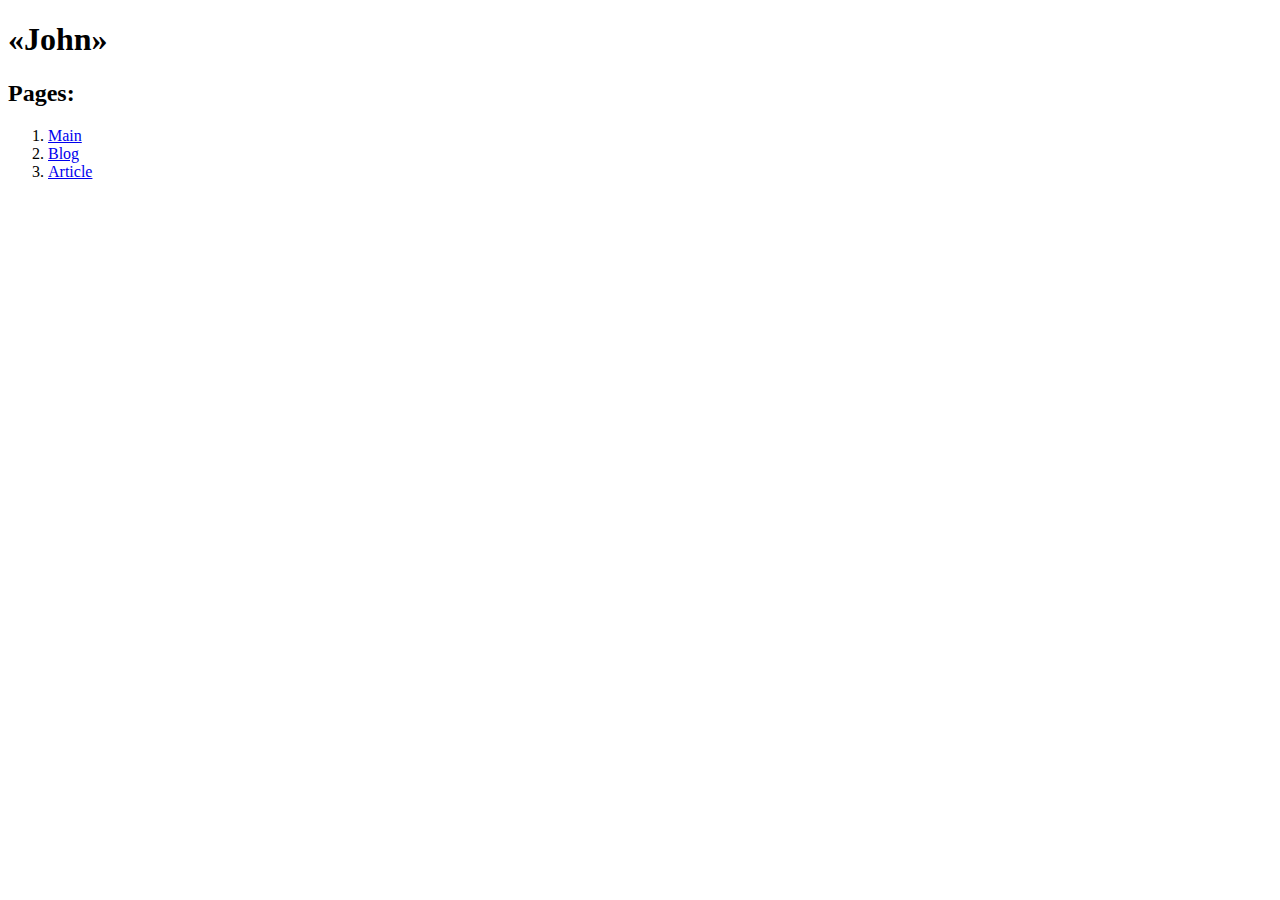
<file: index.html>
<!DOCTYPE html>
<html>

<head>
	<meta charset="UTF-8" />
	<meta name="viewport" content="width=device-width, initial-scale=1.0" />
	<title>«John»</title>
</head>

<body>
	<div class="rootpage">
		<h1>«John»</h1>
		<div class="rootpage__info"></div>
		<h2>Pages:</h2>
		<ol class="rootpage__list">
			<li><a target="_blank" href="home.html">Main</a></li>
			<li><a target="_blank" href="blog.html">Blog</a></li>
			<li><a target="_blank" href="article.html">Article</a></li>
		</ol>

		<ol class="rootpage__list">
			<!-- <li><a target="_blank" href="home.html#"></a></li> -->
		</ol>
	</div>
</body>

</html>
</file>
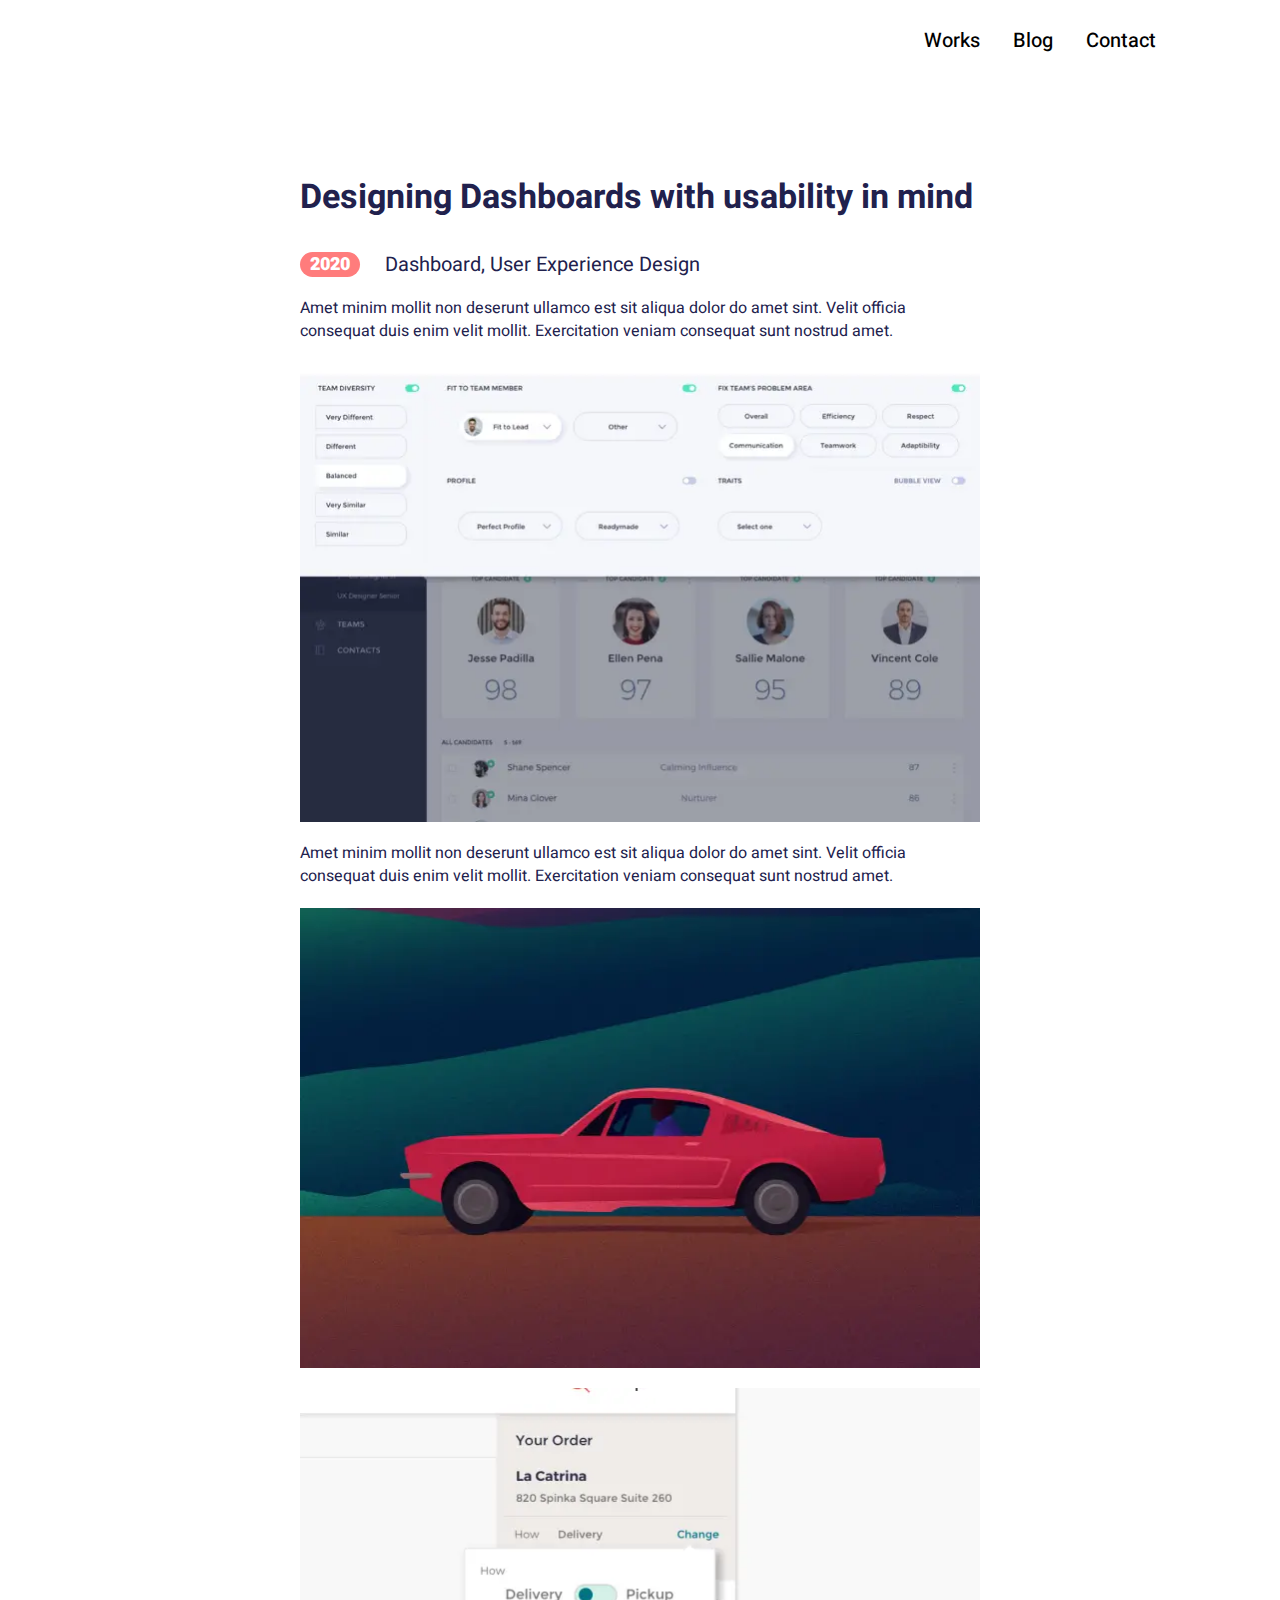
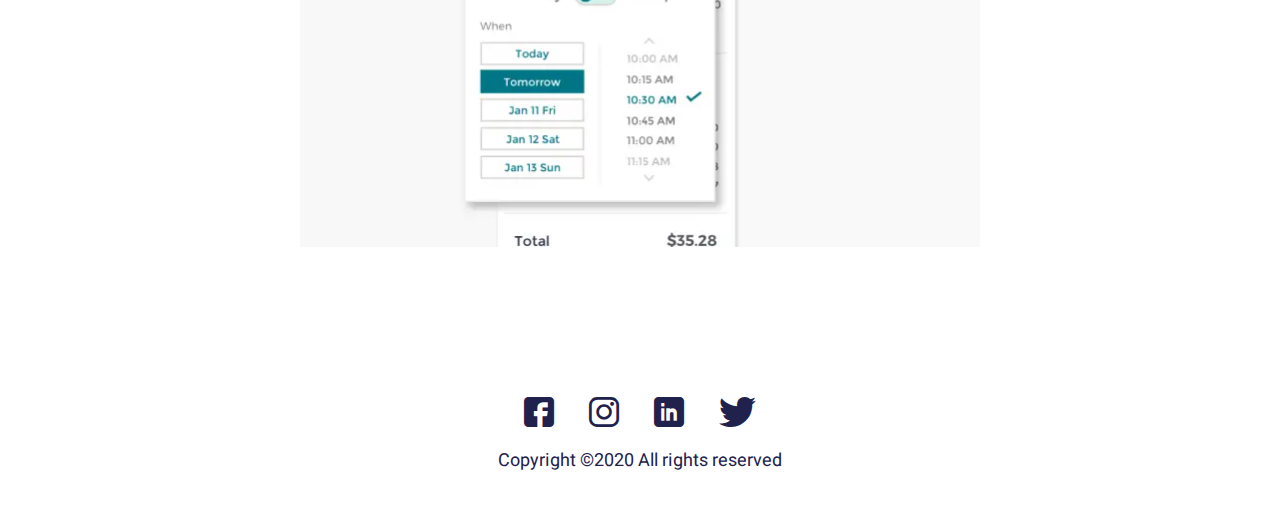
<file: article.html>
<!DOCTYPE html>
<html lang="ru">

<head>
	<title>Article</title>
	<meta charset="UTF-8" />
	<meta name="format-detection" content="telephone=no" />
	<!-- <style>body{opacity: 0;}</style> -->
	<link rel="stylesheet" href="css/style.min.css?_v=20220916230328" />

	<!-- <meta name="robots" content="noindex, nofollow"> -->
	<meta name="viewport" content="width=device-width, initial-scale=1.0" />
</head>

<body>
	<div class="wrapper">
		<header class="header">
			<div class="header__content">
				<div class="header__menu menu">
					<button type="button" class="menu__icon icon-menu"><span></span></button>
					<nav class="menu__body">
						<ul class="menu__list">
							<li class="menu__item">
								<a href="" class="menu__link">Works</a>
							</li>
							<li class="menu__item">
								<a href="blog.html" class="menu__link">Blog</a>
							</li>
							<li class="menu__item">
								<a href="" class="menu__link">Contact</a>
							</li>
						</ul>
					</nav>
				</div>
			</div>
		</header>

		<main class="page">
			<div class="article">
				<h1 class="article__title">
					Designing Dashboards with usability in mind
				</h1>
				<div class="article__info">
					<div class="article__year">2020</div>
					<div class="article__category">
						Dashboard, User Experience Design
					</div>
				</div>
				<div class="article__text">
					<p>
						Amet minim mollit non deserunt ullamco est sit aliqua dolor do
						amet sint. Velit officia consequat duis enim velit mollit.
						Exercitation veniam consequat sunt nostrud amet.
					</p>
					<picture><source srcset="img/contentimage/04.webp" type="image/webp"><img src="img/contentimage/04.jpg" alt="" /></picture>
					<p>
						Amet minim mollit non deserunt ullamco est sit aliqua dolor do
						amet sint. Velit officia consequat duis enim velit mollit.
						Exercitation veniam consequat sunt nostrud amet.
					</p>
					<picture><source srcset="img/contentimage/05.webp" type="image/webp"><img src="img/contentimage/05.jpg" alt="" /></picture>
					<picture><source srcset="img/contentimage/06.webp" type="image/webp"><img src="img/contentimage/06.jpg" alt="" /></picture>
				</div>
			</div>
		</main>
		<footer class="footer">
			<div class="footer__container">
				<div class="footer__social social">
					<a href="" class="social__item _icon-fb"></a>
					<a href="" class="social__item _icon-insta"></a>
					<a href="" class="social__item _icon-linkedin"></a>
					<a href="" class="social__item _icon-twit"></a>
				</div>
				<div class="footer__copy">Copyright ©2020 All rights reserved</div>
			</div>
		</footer>

	</div>
	<!-- <div id="popup" aria-hidden="true" class="popup">
	<div class="popup__wrapper">
		<div class="popup__content">
			<button data-close type="button" class="popup__close">Закрыть</button>
			<div class="popup__text">
				Text
			</div>
		</div>
	</div>
</div> -->
	<script src="js/app.min.js?_v=20220916230328"></script>
</body>

</html>
</file>
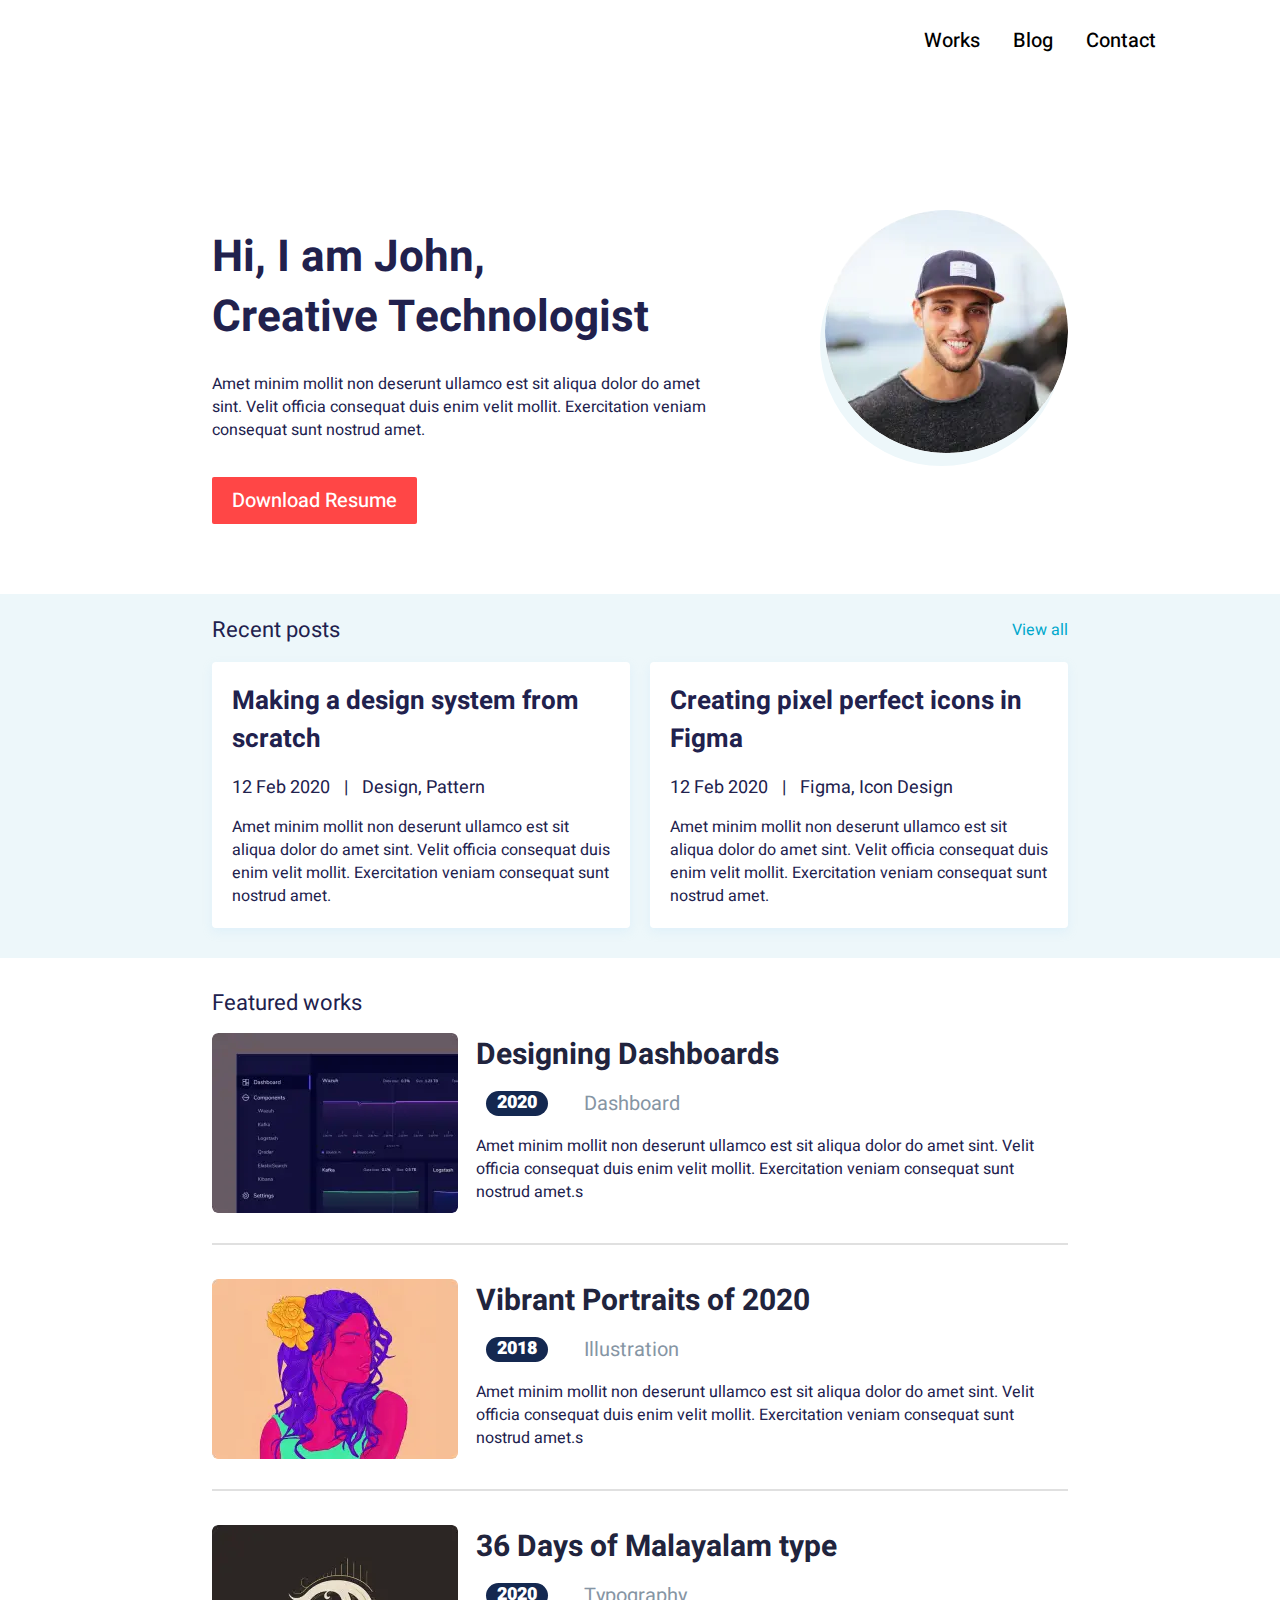
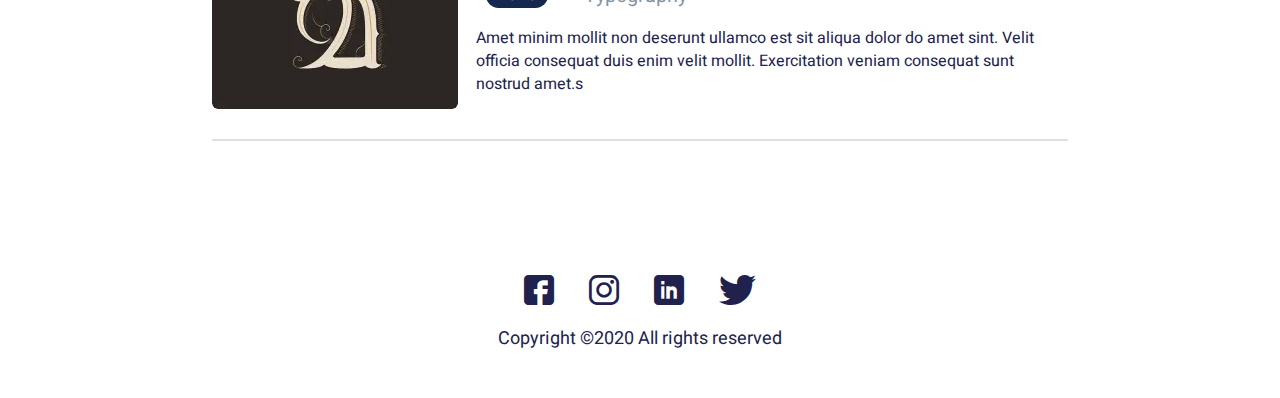
<file: home.html>
<!DOCTYPE html>
<html lang="ru">

<head>
	<title>HomePage</title>
	<meta charset="UTF-8" />
	<meta name="format-detection" content="telephone=no" />
	<!-- <style>body{opacity: 0;}</style> -->
	<link rel="stylesheet" href="css/style.min.css?_v=20220916230328" />

	<!-- <meta name="robots" content="noindex, nofollow"> -->
	<meta name="viewport" content="width=device-width, initial-scale=1.0" />
</head>

<body>
	<div class="wrapper">
		<header class="header">
			<div class="header__content">
				<div class="header__menu menu">
					<button type="button" class="menu__icon icon-menu"><span></span></button>
					<nav class="menu__body">
						<ul class="menu__list">
							<li class="menu__item">
								<a href="" class="menu__link">Works</a>
							</li>
							<li class="menu__item">
								<a href="blog.html" class="menu__link">Blog</a>
							</li>
							<li class="menu__item">
								<a href="" class="menu__link">Contact</a>
							</li>
						</ul>
					</nav>
				</div>
			</div>
		</header>

		<main class="page">
			<section class="hello">
				<div class="hello__container">
					<div class="hello__content">
						<h1 class="hello__title title">
							Hi, I am John,<br />
							Creative Technologist
						</h1>
						<div class="hello__text text">
							Amet minim mollit non deserunt ullamco est sit aliqua dolor do
							amet sint. Velit officia consequat duis enim velit mollit.
							Exercitation veniam consequat sunt nostrud amet.
						</div>
						<a href="" class="hello__btn button">Download Resume</a>
					</div>
					<div><picture><source srcset="img/John.webp" type="image/webp"><img class="hello__avatar" src="img/John.jpg" alt="" /></picture></div>
				</div>
			</section>
			<section class="recent-posts">
				<div class="recent-posts__container">
					<div class="recent-posts__header">
						<div class="recent-posts__title title-posts">Recent posts</div>
						<a href="" class="recent-posts__view-all">View all</a>
					</div>
					<div class="recent-posts__items">
						<div class="recent-posts__column">
							<article class="recent-posts__item recent-post">
								<a href="" class="recent-post__title">
									Making a design system from scratch
								</a>
								<div class="recent-post__info">
									12 Feb 2020 <span>|</span> Design, Pattern
								</div>
								<div class="recent-post__text text">
									Amet minim mollit non deserunt ullamco est sit aliqua dolor
									do amet sint. Velit officia consequat duis enim velit
									mollit. Exercitation veniam consequat sunt nostrud amet.
								</div>
							</article>
						</div>
						<div class="recent-posts__column">
							<article class="recent-posts__item recent-post">
								<a href="" class="recent-post__title">
									Creating pixel perfect icons in Figma
								</a>
								<div class="recent-post__info">
									12 Feb 2020 <span>|</span> Figma, Icon Design
								</div>
								<div class="recent-post__text text">
									Amet minim mollit non deserunt ullamco est sit aliqua dolor
									do amet sint. Velit officia consequat duis enim velit
									mollit. Exercitation veniam consequat sunt nostrud amet.
								</div>
							</article>
						</div>
					</div>
				</div>
			</section>
			<section class="featured-works">
				<div class="featured-works__container">
					<div class="featured-works__header">
						<div class="featured-works__title title-posts">
							Featured works
						</div>
					</div>
					<div class="featured-works__items">
						<div class="featured-works__row">
							<div class="featured-works__item featured-work">
								<a href="" class="featured-work__image">
									<picture><source srcset="img/contentimage/01.webp" type="image/webp"><img src="img/contentimage/01.jpg" alt="" /></picture>
								</a>
								<div class="featured-work__content">
									<a href="" class="featured-work__title">Designing Dashboards</a>
									<div class="featured-work__info">
										<div class="featured-work__year">2020</div>
										<div class="featured-work__programm">Dashboard</div>
									</div>
									<div class="featured-work__text text">
										Amet minim mollit non deserunt ullamco est sit aliqua
										dolor do amet sint. Velit officia consequat duis enim
										velit mollit. Exercitation veniam consequat sunt nostrud
										amet.s
									</div>
								</div>
							</div>
						</div>
						<div class="featured-works__row">
							<div class="featured-works__item featured-work">
								<a href="" class="featured-work__image">
									<picture><source srcset="img/contentimage/02.webp" type="image/webp"><img src="img/contentimage/02.jpg" alt="" /></picture>
								</a>
								<div class="featured-work__content">
									<a href="" class="featured-work__title">Vibrant Portraits of 2020</a>
									<div class="featured-work__info">
										<div class="featured-work__year">2018</div>
										<div class="featured-work__programm">Illustration</div>
									</div>
									<div class="featured-work__text text">
										Amet minim mollit non deserunt ullamco est sit aliqua
										dolor do amet sint. Velit officia consequat duis enim
										velit mollit. Exercitation veniam consequat sunt nostrud
										amet.s
									</div>
								</div>
							</div>
						</div>
						<div class="featured-works__row">
							<div class="featured-works__item featured-work">
								<a href="" class="featured-work__image">
									<picture><source srcset="img/contentimage/03.webp" type="image/webp"><img src="img/contentimage/03.jpg" alt="" /></picture>
								</a>
								<div class="featured-work__content">
									<a href="" class="featured-work__title">36 Days of Malayalam type</a>
									<div class="featured-work__info">
										<div class="featured-work__year">2020</div>
										<div class="featured-work__programm">Typography</div>
									</div>
									<div class="featured-work__text text">
										Amet minim mollit non deserunt ullamco est sit aliqua
										dolor do amet sint. Velit officia consequat duis enim
										velit mollit. Exercitation veniam consequat sunt nostrud
										amet.s
									</div>
								</div>
							</div>
						</div>
					</div>
				</div>
			</section>
		</main>
		<footer class="footer">
			<div class="footer__container">
				<div class="footer__social social">
					<a href="" class="social__item _icon-fb"></a>
					<a href="" class="social__item _icon-insta"></a>
					<a href="" class="social__item _icon-linkedin"></a>
					<a href="" class="social__item _icon-twit"></a>
				</div>
				<div class="footer__copy">Copyright ©2020 All rights reserved</div>
			</div>
		</footer>

	</div>
	<!-- <div id="popup" aria-hidden="true" class="popup">
	<div class="popup__wrapper">
		<div class="popup__content">
			<button data-close type="button" class="popup__close">Закрыть</button>
			<div class="popup__text">
				Text
			</div>
		</div>
	</div>
</div> -->
	<script src="js/app.min.js?_v=20220916230328"></script>
</body>

</html>
</file>
<file: css/style.min.css>
@charset "UTF-8";@import url('https://fonts.googleapis.com/css2?family=Heebo:wght@400; 500;700;900&display=swap');@font-face{font-family:icons;font-display:swap;src:url(../fonts/icons.woff2) format("woff2"),url(../fonts/icons.woff) format("woff");font-weight:400;font-style:normal}[class*=_icon-]:before{font-family:icons;font-style:normal;font-weight:400;font-variant:normal;text-transform:none;line-height:1;-webkit-font-smoothing:antialiased;-moz-osx-font-smoothing:grayscale}[class*=_icon-]:before{display:block}._icon-fb:before{content:"\e900"}._icon-insta:before{content:"\e901"}._icon-linkedin:before{content:"\e902"}._icon-twit:before{content:"\e903"}*{padding:0;margin:0;border:0}*,:after,:before{-webkit-box-sizing:border-box;box-sizing:border-box}body,html{height:100%;min-width:320px}body{color:#21214d;line-height:1;font-family:Heebo;font-size:1.125rem;-ms-text-size-adjust:100%;-moz-text-size-adjust:100%;-webkit-text-size-adjust:100%;-webkit-font-smoothing:antialiased;-moz-osx-font-smoothing:grayscale}button,input,textarea{font-family:Heebo;font-size:inherit}button{cursor:pointer;color:inherit;background-color:inherit}a{color:inherit}a:link,a:visited{text-decoration:none}a:hover{text-decoration:none}ul li{list-style:none}img{vertical-align:top}h1,h2,h3,h4,h5,h6{font-weight:inherit;font-size:inherit}.lock body{overflow:hidden;-ms-touch-action:none;touch-action:none;-ms-scroll-chaining:none;overscroll-behavior:none}.wrapper{min-height:100%;display:-webkit-box;display:-ms-flexbox;display:flex;-webkit-box-orient:vertical;-webkit-box-direction:normal;-ms-flex-direction:column;flex-direction:column;overflow:hidden}.wrapper>main{-webkit-box-flex:1;-ms-flex:1 1 auto;flex:1 1 auto}.wrapper>*{min-width:0}.page{padding-top:5.625rem;-webkit-box-flex:1;-ms-flex:1 1 auto;flex:1 1 auto}[class*=__container]{max-width:53.5rem;-webkit-box-sizing:content-box;box-sizing:content-box;margin:0 auto;padding:0 .9375rem}.button{background:#ff4646;border-radius:.125rem;display:-webkit-inline-box;display:-ms-inline-flexbox;display:inline-flex;padding:0 20px;height:2.9375rem;-webkit-box-align:center;-ms-flex-align:center;align-items:center;-webkit-box-pack:center;-ms-flex-pack:center;justify-content:center;text-align:center;color:#fff;font-weight:500;font-size:1.25rem;line-height:1.45;-webkit-transition:all .3s ease 0s;-o-transition:all .3s ease 0s;transition:all .3s ease 0s}.button._fw{width:100%}[class*=-ibg]{position:relative}[class*=-ibg] img{position:absolute;width:100%;height:100%;top:0;left:0;-o-object-fit:cover;object-fit:cover}[class*=-ibg_contain] img{-o-object-fit:contain;object-fit:contain}.title{font-size:2.75rem;line-height:1.3636363636;font-weight:700}.article__text p,.text{font-size:1rem;line-height:1.4375}.title-posts{font-size:22px}.social{display:-webkit-box;display:-ms-flexbox;display:flex;-webkit-box-pack:center;-ms-flex-pack:center;justify-content:center;-webkit-box-align:center;-ms-flex-align:center;align-items:center;gap:2.1875rem}.social__item{font-size:1.875rem;color:inherit;-webkit-transition:all .3s ease 0s;-o-transition:all .3s ease 0s;transition:all .3s ease 0s}.header{position:relative;z-index:100}.header__content{max-width:65.75rem;padding:0 .625rem;margin:0 auto}.header__menu{height:5.125rem;display:-webkit-box;display:-ms-flexbox;display:flex;-webkit-box-pack:end;-ms-flex-pack:end;justify-content:flex-end;-webkit-box-align:center;-ms-flex-align:center;align-items:center;padding:.625rem 0}.menu__list li{margin:0 0 1.875rem 0}.menu__list li:last-child{margin:0}.menu__link{font-size:1.25rem;font-weight:500;color:#000;-webkit-transition:color .3s ease 0s;-o-transition:color .3s ease 0s;transition:color .3s ease 0s}.menu-open{-webkit-transform:translate(0,0);-ms-transform:translate(0,0);transform:translate(0,0)}.icon-menu{display:none}._active{color:#ff6464}.footer{text-align:center;padding-bottom:3.125rem;padding-top:6.25rem}.footer__social{margin:0 0 1.5625rem 0}.hello{padding:38px 0 70px 0}.hello__container{display:-webkit-box;display:-ms-flexbox;display:flex}.hello__content{-webkit-box-align:start;-ms-flex-align:start;align-items:flex-start;padding:18px 110px 0 0;-webkit-box-flex:1;-ms-flex:1 1 auto;flex:1 1 auto}.hello__content :last-child{margin-bottom:0}.hello__title{margin:0 0 25px 0}.hello__text{margin:0 0 35px 0}.hello__btn{margin:0 0 25px 0}.hello__avatar{-webkit-box-flex:0;-ms-flex:0 0 243px;flex:0 0 243px;height:243px;position:relative;border-radius:50%;-webkit-box-shadow:-5px 13px 0 0 #edf7fa;box-shadow:-5px 13px 0 0 #edf7fa}.hello__avatar img{max-width:100%}.recent-posts{background:#edf7fa;padding:1.5625rem 0 .8125rem 0}.recent-posts__header{display:-webkit-box;display:-ms-flexbox;display:flex;margin-bottom:1.25rem}.recent-posts__title{-webkit-box-flex:1;-ms-flex:1 1 auto;flex:1 1 auto;font-size:1.375rem;padding-right:1.25rem}.recent-posts__view-all{font-size:1rem;color:#00a8cc;line-height:1.4375;white-space:nowrap;-webkit-box-flex:0;-ms-flex:0 0 auto;flex:0 0 auto}.recent-posts__items{display:-webkit-box;display:-ms-flexbox;display:flex;margin:0 -10px}.recent-posts__column{-webkit-box-flex:0;-ms-flex:0 1 50%;flex:0 1 50%;padding:0 10px;margin-bottom:1.0625rem}.recent-post{height:100%;background-color:#fff;-webkit-box-shadow:0 4px 10px rgba(187,225,250,.25);box-shadow:0 4px 10px rgba(187,225,250,.25);border-radius:4px;padding:1.25rem}.recent-post :last-child{margin-bottom:0}.recent-post__title{color:inherit;font-size:26px;font-weight:700;line-height:1.4615384615;-webkit-transition:all .3s ease 0s;-o-transition:all .3s ease 0s;transition:all .3s ease 0s;display:inline-block;margin:0 0 17px 0}.recent-post__info{margin:0 0 .9375rem 0;font-size:1.125rem;line-height:1.4444444444}.recent-post__info span{margin:0 .625rem}.recent-post__text{margin-bottom:.9375rem}.featured-works{padding-top:.9375rem}.featured-works__title{line-height:2.7272727273;font-size:1.375rem}.featured-works__row{margin-bottom:4.125rem;position:relative}.featured-works__row::after{content:"";position:absolute;max-width:100%;width:856px;border:1px solid #e0e0e0;bottom:-2rem;display:inline-block}.featured-works__item{display:-webkit-box;display:-ms-flexbox;display:flex}.featured-work__image{-webkit-box-pack:center;-ms-flex-pack:center;justify-content:center;display:-webkit-box;display:-ms-flexbox;display:flex}.featured-work__image img{border-radius:6px}.featured-work__title{font-weight:700;font-size:30px;line-height:1.4666666667;color:#21243d;padding-left:1.125rem}.featured-work__info{display:-webkit-box;display:-ms-flexbox;display:flex;-webkit-box-align:center;-ms-flex-align:center;align-items:center;gap:2.25rem;padding-left:1.75rem;margin-bottom:1.0625rem;margin-top:.75rem}.featured-work__year{font-weight:900;font-size:18px;padding-top:.625rem;padding-bottom:.625rem;color:#fff;background:#142850;border-radius:16px;height:25px;width:3.875rem;-webkit-box-align:center;-ms-flex-align:center;align-items:center;-webkit-box-pack:center;-ms-flex-pack:center;justify-content:center;display:-webkit-inline-box;display:-ms-inline-flexbox;display:inline-flex}.featured-work__programm{color:#8695a4;font-weight:400;font-size:20px;line-height:1.45}.featured-work__text{padding-left:1.125rem}.blog{padding-bottom:3.125rem}.blog__title{margin-bottom:50px}.blog__subtitle{display:inline-block;font-size:30px;font-weight:500;line-height:1.4666666667;color:inherit;-webkit-transition:all .3s ease 0s;-o-transition:all .3s ease 0s;transition:all .3s ease 0s;margin-bottom:10px}.blog__item{border-bottom:1px solid #e0e0e0;padding-bottom:1.875rem;margin-bottom:1.875rem}.blog__item:last-child{margin:0}.blog__info{display:-webkit-box;display:-ms-flexbox;display:flex;font-size:20px;margin-bottom:10px}.blog__separator{margin:0 .9375rem}.blog__category{color:#8695a4}.article{max-width:43.75rem;padding:0 .625rem 1.875rem;margin:0 auto}.article__title{font-size:34px;font-weight:700;line-height:1.4705882353;margin-bottom:1.875rem}.article__info{display:-webkit-box;display:-ms-flexbox;display:flex;margin-bottom:1.25rem}.article__year{display:-webkit-box;display:-ms-flexbox;display:flex;-webkit-box-pack:center;-ms-flex-pack:center;justify-content:center;-webkit-box-align:center;-ms-flex-align:center;align-items:center;color:#fff;height:1.5625rem;border-radius:1rem;background:#ff7c7c;padding:0 .625rem;font-size:1.125rem;font-weight:900}.article__category{line-height:1.25;-ms-flex-item-align:center;-ms-grid-row-align:center;align-self:center;font-size:1.25rem;margin-left:1.5625rem}.article__text p{margin-bottom:1.25rem}.article__text img{margin-bottom:1.25rem;max-width:100%}@media (min-width:47.99875em){.menu__list{display:-webkit-box;display:-ms-flexbox;display:flex}.menu__list li{margin:0 2.0625rem 0 0}}@media (max-width:55.375em){.hello{padding:0 0 70px 0}}@media (max-width:47.99875em){.page{padding:1.875rem 0 0 0}.title{font-size:2rem}.title-posts{text-align:center;font-size:1.125rem}.header__menu{height:3.125rem}.menu__body{-webkit-transform:translate(0,-100%);-ms-transform:translate(0,-100%);transform:translate(0,-100%);position:fixed;width:100%;height:100%;left:0;top:0;overflow:auto;padding:4.375rem .625rem 1.875rem .625rem;-webkit-transition:-webkit-transform .8s ease 0s;transition:-webkit-transform .8s ease 0s;-o-transition:transform .8s ease 0s;transition:transform .8s ease 0s;transition:transform .8s ease 0s,-webkit-transform .8s ease 0s;background-color:rgba(255,255,255,.95)}.menu-open .menu__body{-webkit-transform:translate(0,0);-ms-transform:translate(0,0);transform:translate(0,0)}.menu__link{font-size:40px;text-align:center;display:block}.icon-menu{display:block;position:relative;width:1.875rem;height:1.125rem;cursor:pointer;z-index:5}.icon-menu span,.icon-menu::after,.icon-menu::before{content:"";-webkit-transition:all .3s ease 0s;-o-transition:all .3s ease 0s;transition:all .3s ease 0s;right:0;position:absolute;width:100%;height:.125rem;background-color:#000}.icon-menu::before{top:0}.icon-menu::after{bottom:0}.icon-menu span{top:calc(50% - .0625rem)}.menu-open .icon-menu span{width:0}.menu-open .icon-menu::before{top:calc(50% - .0625rem);-webkit-transform:rotate(-45deg);-ms-transform:rotate(-45deg);transform:rotate(-45deg)}.menu-open .icon-menu::after{bottom:calc(50% - .0625rem);-webkit-transform:rotate(45deg);-ms-transform:rotate(45deg);transform:rotate(45deg)}.footer{padding:1.875rem 0}.hello{padding:0 0 60px 0}.hello__container{text-align:center;-webkit-box-orient:vertical;-webkit-box-direction:reverse;-ms-flex-direction:column-reverse;flex-direction:column-reverse}.hello__content{padding:18px 50px 0 0}.hello__content{padding:0}.hello__title{margin:0 0 20px 0}.hello__text{padding:0 15px;margin:0 0 25px 0}.hello__btn{margin:0 0 20px 0}.hello__avatar{width:170px;height:170px;margin:0 0 40px 0}.recent-posts{padding:1.5625rem 0 1.4375rem 0}.recent-posts__view-all{display:none}.recent-posts__items{display:block}.recent-post{padding:.9375rem}.recent-post__title{font-size:1.375rem;margin-bottom:.625rem}.recent-post__info{font-size:1rem;margin-bottom:.625rem}.featured-works__item{display:block}.featured-work__title{padding:0;text-align:center;padding-top:.9375rem;display:block}.featured-work__info{text-align:center;gap:1.25rem;padding:.9375rem 0;margin:0;-webkit-box-pack:center;-ms-flex-pack:center;justify-content:center}.featured-work__text{padding:0;text-align:center}.blog{padding-bottom:1.875rem}.blog__title{margin-bottom:1.25rem}.blog__subtitle{font-size:1.625rem}.blog__item{margin-bottom:1.5625rem;padding-bottom:1.5625rem}.blog__info{font-size:16px}.article__title{font-size:1.875rem}.article__category{font-size:1.125rem}}@media (any-hover:hover){.button:hover{background:#ee2b2b}.social__item:hover{color:#ff6464}.menu__link:hover{color:#ff6464}.recent-post__title:hover{color:#ff6464}.blog__subtitle:hover{color:#ff6464}}
</file>
